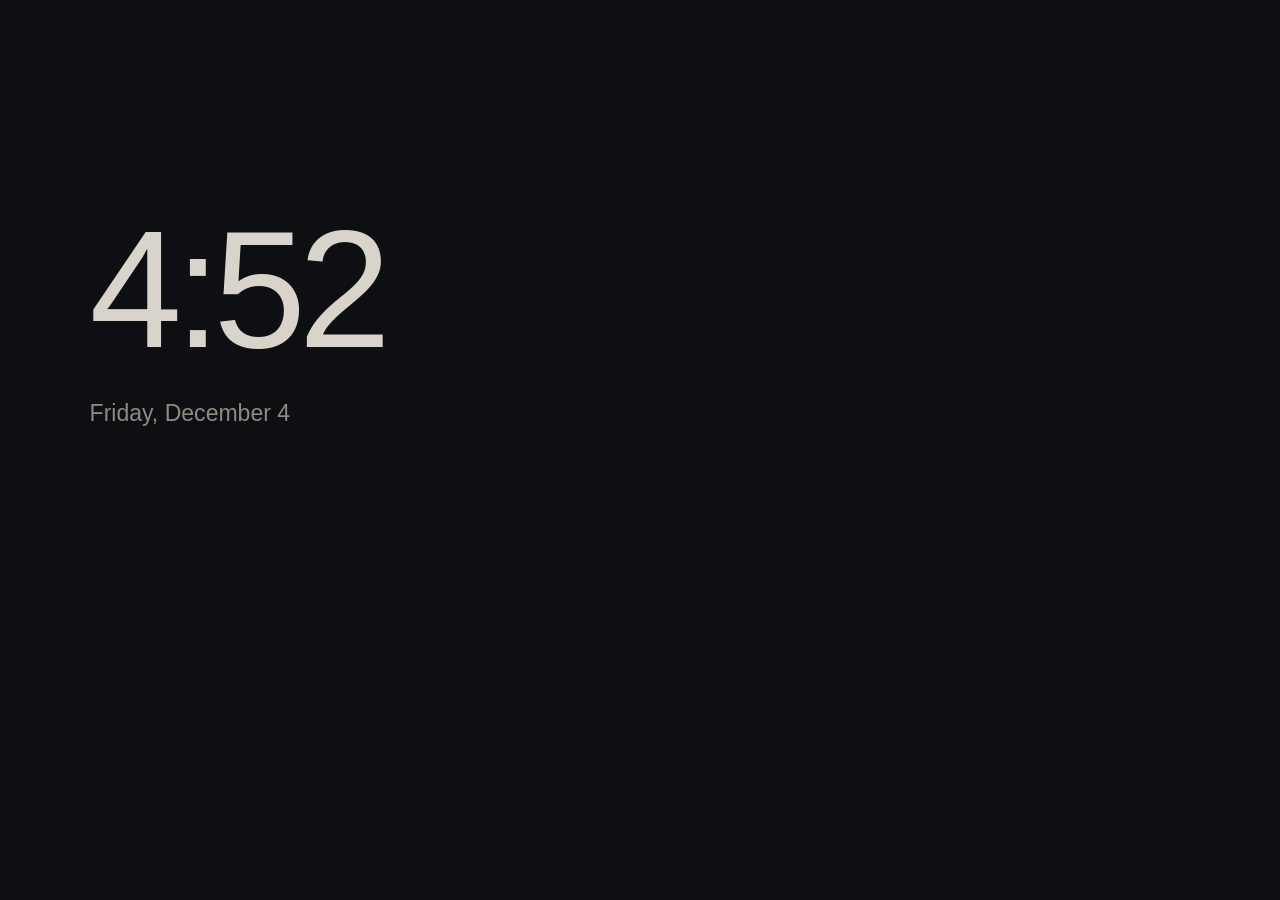
<file: launcher/index.html>
<!doctype html>
<html lang="en">
<head>
<meta charset="utf-8">
<meta name="viewport" content="width=device-width,initial-scale=1">
<meta http-equiv="Content-Security-Policy" content="default-src 'none'; script-src 'unsafe-inline'; style-src 'unsafe-inline'; connect-src 'none'; img-src 'none'; font-src 'none'; media-src 'none'; object-src 'none'; base-uri 'none'">
<title>Quiet Home</title>
<style>
*{box-sizing:border-box}
html,body{width:100%;height:100%;margin:0;overflow:hidden;background:#0d0f12;color:#ece8e1}
body{font-family:Arial,Helvetica,sans-serif}
button{font-family:inherit;cursor:pointer;-webkit-tap-highlight-color:transparent}
#home,#ambient{position:absolute;left:0;right:0;top:0;bottom:0;transition:opacity 100ms linear}
#home{opacity:0;pointer-events:none}
body[data-mode="list"] #home{opacity:1;pointer-events:auto}
#list{position:absolute;left:7%;top:7%;width:51%}
.section{font-size:1.1vw;font-weight:400;letter-spacing:.22em;color:#8d8a84;line-height:2;margin:0 0 .45vw}
.section.news{margin-top:1.2vw}
.item{display:block;position:relative;width:100%;margin:0;padding:0;border:0;outline:0;background:none;color:#ece8e1;text-align:left;font-family:Georgia,"Times New Roman",serif;font-size:3.6vw;font-weight:400;line-height:1.3;opacity:.28;transition:opacity 100ms linear}
.item::before{content:"";position:absolute;width:.48vw;height:.48vw;border-radius:50%;left:-1.65vw;top:.58em;background:#e8b86a;opacity:0;transition:opacity 100ms linear}
.item.selected{opacity:1}
.item.selected::before{opacity:1}
.clock{position:absolute;right:7%;top:7%;text-align:right;font-variant-numeric:tabular-nums}
.time{display:block;font-size:7vw;font-weight:200;letter-spacing:-.045em;line-height:1.1}
.date{display:block;font-size:1.4vw;font-weight:400;color:#8d8a84;line-height:2.3}
#ambient{opacity:1;pointer-events:none}
#ambient .clock{left:7%;right:auto;top:22%;text-align:left}
#ambient .time{font-size:13vw;color:#d9d4cb}
#ambient .date{font-size:1.8vw;line-height:2.8}
body[data-mode="list"] #ambient,body[data-mode="black"] #ambient{opacity:0}
body[data-mode="black"]{background:#000}
#controls{position:absolute;left:7%;top:51%;opacity:0;pointer-events:none;transition:opacity 100ms linear}
#controls h2{font-size:1vw;letter-spacing:.2em;color:#8d8a84;font-weight:400;margin:0 0 1vw}
.control{font-size:1.9vw;line-height:1.6}
body[data-menu="open"] #list{opacity:0;pointer-events:none}
body[data-menu="open"][data-mode="list"] #controls{opacity:1;pointer-events:auto}
#message{position:absolute;left:7%;bottom:5%;margin:0;color:#ece8e1;font-size:1.15vw;opacity:0;transition:opacity 100ms linear;pointer-events:none}
#message.shown{opacity:1}
body[data-mode="black"] #message{opacity:0}
@media(prefers-reduced-motion:reduce){#home,#ambient,.item,.item::before,#controls,#message{transition:none}}
</style>
</head>
<body data-mode="ambient" data-menu="closed">
<main id="home" aria-label="Quiet Home" aria-hidden="true" inert>
<nav id="list" aria-label="Watch and news">
<h2 class="section">WATCH</h2>
<button class="item" data-item="youtube" tabindex="-1">YouTube</button>
<button class="item" data-item="netflix" tabindex="-1">Netflix</button>
<button class="item" data-item="prime" tabindex="-1">Prime Video</button>
<button class="item" data-item="disney" tabindex="-1">Disney+</button>
<button class="item" data-item="jellyfin" tabindex="-1">Jellyfin</button>
<h2 class="section news">NEWS</h2>
<button class="item" data-item="nbc" tabindex="-1">NBC News</button>
<button class="item" data-item="news" tabindex="-1">Live news channels</button>
</nav>
<div class="clock"><time class="time"></time><span class="date"></span></div>
<section id="controls" role="dialog" aria-label="TV controls" aria-hidden="true" inert>
<h2>TV CONTROLS</h2>
<button class="item control" data-tool="home" tabindex="-1">Samsung Home</button>
<button class="item control" data-tool="apps" tabindex="-1">Samsung Apps</button>
<button class="item control" data-tool="settings" tabindex="-1">TV Settings</button>
<button class="item control" data-tool="close" tabindex="-1">Close</button>
</section>
</main>
<div id="ambient" aria-label="Clock"><div class="clock"><time class="time"></time><span class="date"></span></div></div>
<p id="message" role="status" aria-live="polite"></p>
<script>
(function () {
'use strict';
var STORAGE = 'quiet-home.last-opened.v1';
var items = [
 {key:'youtube',name:'YouTube',id:'9Ur5IzDKqV.TizenYouTube'},
 {key:'netflix',name:'Netflix',id:'org.tizen.netflix-app'},
 {key:'prime',name:'Prime Video',id:'org.tizen.primevideo'},
 {key:'disney',name:'Disney+',id:'MCmYXNxgcu.DisneyPlus'},
 {key:'jellyfin',name:'Jellyfin',id:'AprZAARz4r.Jellyfin'},
 // Channel-specific NBC appcontrol data has not been verified on this firmware.
 {key:'nbc',name:'NBC News',id:'com.samsung.tv.tvPlusDeeplinker'},
 {key:'news',name:'Live news channels',id:'com.samsung.tv.tvPlusDeeplinker'}
];
var tools = [
 {key:'home',name:'Samsung Home',id:'com.samsung.tv.csfs'},
 {key:'apps',name:'Samsung Apps',id:'com.samsung.tv.coba.apps'},
 {key:'settings',name:'TV Settings',id:'com.samsung.tv.coba.setting'},
 {key:'close',name:'Close'}
];
var body=document.body,home=document.getElementById('home'),list=document.getElementById('list');
var controls=document.getElementById('controls'),message=document.getElementById('message');
var buttons=list.querySelectorAll('button'),toolButtons=controls.querySelectorAll('button');
var mode='ambient',menu=false,selected=0,toolIndex=0,lastOpened=null,hidden=document.hidden;
var idleTimer=0,blackTimer=0,clockTimer=0,holdTimer=0,messageTimer=0,launchTimer=0;
var okDown=false,okConsumed=false,launchPending=false,launchSerial=0,resumes=0,hasBackgrounded=false;
var metrics={readyMs:0,resumes:0,lastResumeMs:null};
function now(){return window.performance&&performance.now?performance.now():Date.now();}
function clearHold(){clearTimeout(holdTimer);holdTimer=0;okDown=false;}
function restoreLast(){
 try{lastOpened=localStorage.getItem(STORAGE);}catch(e){}
 for(var i=0;i<items.length;i++){if(items[i].key===lastOpened){selected=i;return;}}
 lastOpened=null;
}
function remember(item){
 lastOpened=item.key;
 for(var i=0;i<items.length;i++){if(items[i].key===item.key)selected=i;}
 try{localStorage.setItem(STORAGE,item.key);}catch(e){}
}
function paintFocus(){
 var i;
 for(i=0;i<buttons.length;i++){buttons[i].className='item'+(i===selected?' selected':'');buttons[i].tabIndex=mode==='list'&&!menu&&i===selected?0:-1;}
 for(i=0;i<toolButtons.length;i++){toolButtons[i].className='item control'+(i===toolIndex?' selected':'');toolButtons[i].tabIndex=mode==='list'&&menu&&i===toolIndex?0:-1;}
 home.setAttribute('aria-hidden',mode==='list'?'false':'true');
 home.toggleAttribute('inert',mode!=='list');
 list.setAttribute('aria-hidden',menu?'true':'false');
 list.toggleAttribute('inert',menu);
 controls.setAttribute('aria-hidden',menu&&mode==='list'?'false':'true');
 controls.toggleAttribute('inert',!menu||mode!=='list');
 if(mode==='list'&&!hidden){(menu?toolButtons[toolIndex]:buttons[selected]).focus();}
 else if(document.activeElement&&document.activeElement.blur){document.activeElement.blur();}
}
function stopIdle(){clearTimeout(idleTimer);clearTimeout(blackTimer);idleTimer=blackTimer=0;}
function setMode(next){
 mode=next;body.setAttribute('data-mode',mode);
 if(next!=='list'){menu=false;body.setAttribute('data-menu','closed');clearHold();message.className='';}
 paintFocus();
 if(next==='black'){clearTimeout(clockTimer);clockTimer=0;}
 else if(!clockTimer&&!hidden){clock();}
}
function armIdle(){
 stopIdle();if(hidden)return;
 idleTimer=setTimeout(function(){setMode('ambient');},30000);
 blackTimer=setTimeout(function(){setMode('black');},600000);
}
function showMenu(){menu=true;toolIndex=0;body.setAttribute('data-menu','open');paintFocus();armIdle();}
function closeMenu(){menu=false;body.setAttribute('data-menu','closed');paintFocus();armIdle();}
function fail(name){
 message.textContent=name+" didn't open — try again";message.className='shown';
 clearTimeout(messageTimer);messageTimer=setTimeout(function(){message.className='';},3200);
}
function launch(item){
 if(item.key==='close'){closeMenu();return;}
 if(launchPending||hidden)return;
 if(!window.tizen||!tizen.application||typeof tizen.application.launch!=='function'){fail(item.name);return;}
 launchPending=true;var serial=++launchSerial,rememberable=items.indexOf(item)!==-1;
 function finish(success){
  if(serial!==launchSerial)return;
  clearTimeout(launchTimer);launchTimer=0;launchPending=false;launchSerial++;
  if(success){if(rememberable)remember(item);}else if(!hidden){fail(item.name);}
 }
 launchTimer=setTimeout(function(){finish(false);},6000);
 try{tizen.application.launch(item.id,function(){finish(true);},function(){finish(false);});}
 catch(e){finish(false);}
}
function clock(){
 clearTimeout(clockTimer);clockTimer=0;if(hidden||mode==='black')return;
 var date=new Date(),h=date.getHours(),m=date.getMinutes();
 var time=(h%12||12)+':'+(m<10?'0':'')+m;
 var days=['Sunday','Monday','Tuesday','Wednesday','Thursday','Friday','Saturday'];
 var months=['January','February','March','April','May','June','July','August','September','October','November','December'];
 var label=days[date.getDay()]+', '+months[date.getMonth()]+' '+date.getDate();
 var times=document.querySelectorAll('.time'),dates=document.querySelectorAll('.date'),i;
 for(i=0;i<times.length;i++)times[i].textContent=time;
 for(i=0;i<dates.length;i++)dates[i].textContent=label;
 clockTimer=setTimeout(clock,60000-(date.getSeconds()*1000+date.getMilliseconds())+20);
}
function code(e){
 var k=e.keyCode||e.which;
 if(k)return k;
 return {ArrowUp:38,ArrowDown:40,ArrowLeft:37,ArrowRight:39,Enter:13,Escape:27,Backspace:8}[e.key]||0;
}
function down(e){
 var k=code(e),arrow=k>=37&&k<=40,back=k===10009||k===27||k===8;
 if(hidden)return;
 if(arrow||k===13||back||k===9)e.preventDefault();
 // A wake gesture is consumed, including its repeats and eventual OK release.
 if(mode==='black'||(mode==='ambient'&&(arrow||k===13))){
  setMode('list');armIdle();okConsumed=true;if(k===13)okDown=true;return;
 }
 if(mode!=='list')return;
 armIdle();
 if(k===13){
  if(okDown||e.repeat)return;
  okDown=true;okConsumed=false;
  holdTimer=setTimeout(function(){if(okDown){okConsumed=true;showMenu();}},700);
 }else if(arrow){
  if(okDown)okConsumed=true;
  if(k===38){if(menu)toolIndex=Math.max(0,toolIndex-1);else selected=Math.max(0,selected-1);}
  if(k===40){if(menu)toolIndex=Math.min(tools.length-1,toolIndex+1);else if(selected===items.length-1)showMenu();else selected++;}
  paintFocus();
 }else if(back&&menu){clearHold();okConsumed=true;closeMenu();}
}
function up(e){
 if(code(e)!==13)return;
 e.preventDefault();var select=okDown&&!okConsumed&&mode==='list'&&!hidden;
 clearHold();okConsumed=false;if(select)launch(menu?tools[toolIndex]:items[selected]);
}
function lifecycle(){
 hidden=document.hidden;clearHold();okConsumed=true;stopIdle();clearTimeout(clockTimer);clockTimer=0;
 clearTimeout(messageTimer);message.className='';
 if(hidden){hasBackgrounded=true;clearTimeout(launchTimer);launchTimer=0;return;}
 if(launchPending){launchPending=false;launchSerial++;}
 var start=now();resumes++;restoreLast();menu=false;body.setAttribute('data-menu','closed');setMode('list');clock();armIdle();
 metrics.resumes=resumes;metrics.lastResumeMs=now()-start;
}
function bindClick(button,item,index,isTool){
 button.addEventListener('click',function(e){
  e.preventDefault();if(hidden)return;
  // Keyboard activation is handled once on OK keyup, never again as a click.
  if(e.detail===0)return;
  if(mode!=='list'){setMode('list');armIdle();return;}
  if(isTool)toolIndex=index;else selected=index;paintFocus();armIdle();launch(item);
 });
}
for(var i=0;i<items.length;i++)bindClick(buttons[i],items[i],i,false);
for(var j=0;j<tools.length;j++)bindClick(toolButtons[j],tools[j],j,true);
document.addEventListener('keydown',down);document.addEventListener('keyup',up);
document.addEventListener('visibilitychange',lifecycle);
window.addEventListener('appcontrol',function(){if(hasBackgrounded&&!document.hidden)lifecycle();});
window.addEventListener('blur',function(){clearHold();okConsumed=true;});
restoreLast();paintFocus();clock();armIdle();metrics.readyMs=now();
if(window.performance&&performance.mark)performance.mark('quiet-home-ready');
// Read-only in-memory diagnostics; no network, device telemetry or persistent logs.
window.QuietHome={state:function(){return {mode:mode,menu:menu,selected:items[selected].key,tool:tools[toolIndex].key,lastOpened:lastOpened,launchPending:launchPending,hidden:hidden};},metrics:function(){return {readyMs:metrics.readyMs,resumes:metrics.resumes,lastResumeMs:metrics.lastResumeMs,documentStartedAt:window.performance&&performance.timing?performance.timing.navigationStart:null};}};
}());
</script>
</body>
</html>
</file>
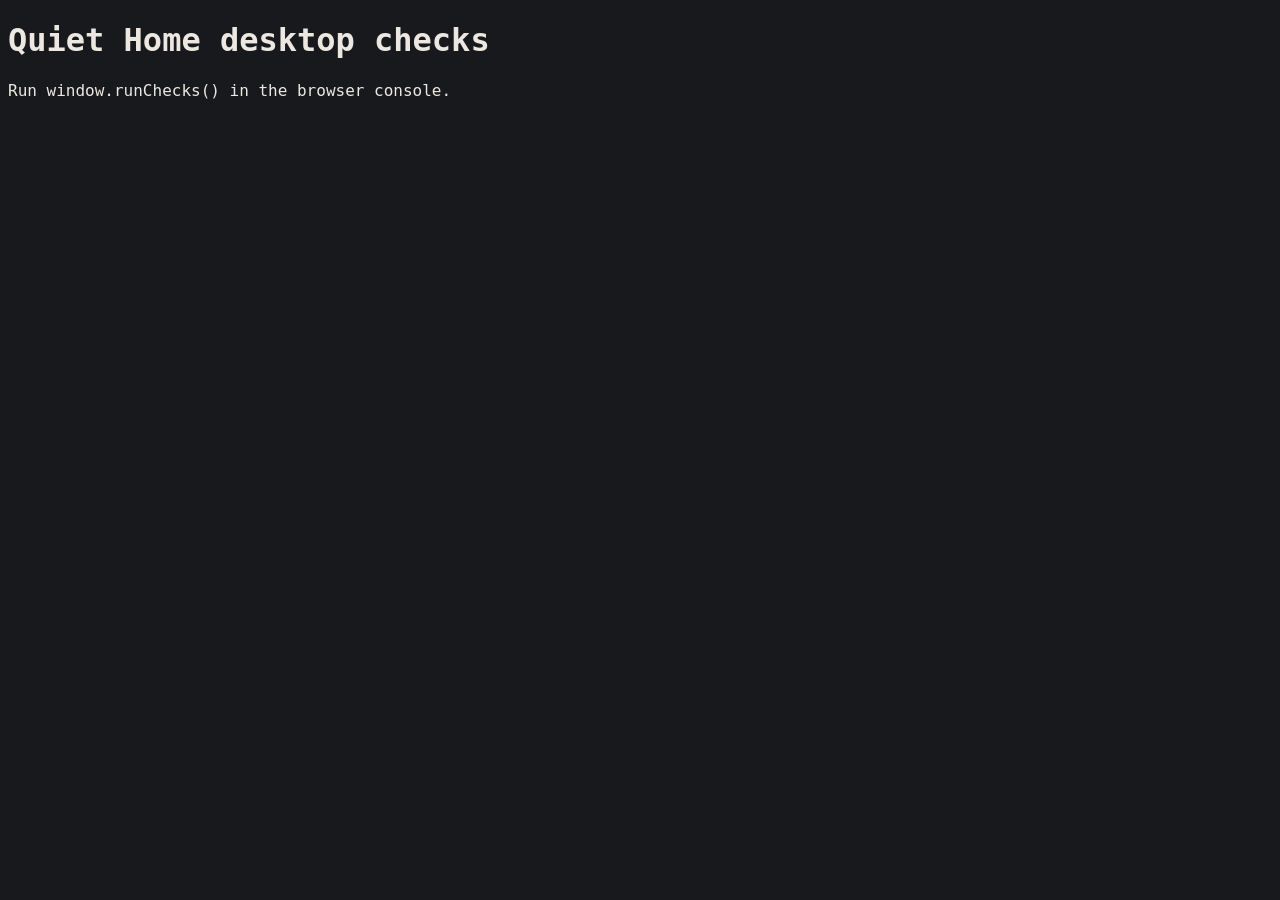
<file: tests/desktop.html>
<!doctype html><meta charset="utf-8"><title>Quiet Home desktop checks</title>
<style>body{background:#17191d;color:#ece8e1;font:16px monospace}iframe{width:960px;height:540px;border:0}pre{white-space:pre-wrap}</style>
<h1>Quiet Home desktop checks</h1><pre id="results">Run window.runChecks() in the browser console.</pre><div id="frames"></div>
<script>
// Desktop-only fixture. The packaged launcher contains no mocks or fake timers.
async function fixture(options){
 const text=await(await fetch('../candidate/index.html')).text();
 const frame=document.createElement('iframe');document.getElementById('frames').appendChild(frame);
 const bootstrap=`(${function(options){
  var clock=0,next=1,tasks={},visible=true;
  window.setTimeout=function(fn,ms){var id=next++;tasks[id]={at:clock+(ms||0),fn:fn};return id;};
  window.clearTimeout=function(id){delete tasks[id];};
  window.advance=function(ms){var until=clock+ms,count=0;while(true){var id=null,at=Infinity;Object.keys(tasks).forEach(function(k){if(tasks[k].at<at){at=tasks[k].at;id=k;}});if(id===null||at>until)break;if(++count>1000)throw Error('Timer loop');clock=at;var fn=tasks[id].fn;delete tasks[id];fn();}clock=until;};
  Object.defineProperty(document,'hidden',{configurable:true,get:function(){return !visible;}});
  window.setVisible=function(v){visible=v;document.dispatchEvent(new Event('visibilitychange'));};
  window.calls=[];window.behavior='success';window.pendingSuccess=null;
  window.tizen={application:{launch:function(id,success,failure){calls.push(id);if(behavior==='fail')failure({name:'SECRET_ERROR_42'});else if(behavior==='throw')throw Error('SECRET_ERROR_42');else if(behavior==='pending')pendingSuccess=success;else success();}}};
  try{if(options.storageBlocked){Object.defineProperty(window,'localStorage',{get:function(){throw Error('blocked');}});}else{localStorage.removeItem('quiet-home.last-opened.v1');if(options.last)localStorage.setItem('quiet-home.last-opened.v1',options.last);}}catch(e){}
  window.key=function(k,type,repeat){document.dispatchEvent(new KeyboardEvent(type||'keydown',{keyCode:k,which:k,repeat:!!repeat,bubbles:true,cancelable:true}));};
  window.tap=function(k){key(k);key(k,'keyup');};
 }.toString()})(${JSON.stringify(options||{})});`;
 frame.srcdoc=text.replace('<head>','<head><script>'+bootstrap+'<\/script>');
 await new Promise(resolve=>frame.onload=resolve);return {w:frame.contentWindow,frame};
}
window.runChecks=async function(){
 const results=[];let current;
 function check(name,ok){results.push({name,pass:!!ok});if(!ok)throw Error(name);}
 async function fresh(options){if(current)current.frame.remove();current=await fixture(options);return current.w;}
 try{
  let w=await fresh();const state=()=>w.QuietHome.state();
  check('Cold document begins with clock only',state().mode==='ambient'&&w.document.getElementById('home').getAttribute('aria-hidden')==='true');
  w.tap(13);check('First OK only wakes; it does not launch',state().mode==='list'&&w.calls.length===0);
  w.tap(40);check('Down focuses Netflix, skipping section headings',state().selected==='netflix');
  w.tap(37);w.tap(39);w.tap(10009);check('Left/right/back keep the selection and do not launch',state().selected==='netflix'&&w.calls.length===0);
  w.tap(13);check('OK release launches once and remembers the item',w.calls.length===1&&w.calls[0]==='org.tizen.netflix-app'&&state().lastOpened==='netflix');
  w.key(13);w.key(13,'keydown',true);w.advance(701);w.key(13,'keyup');check('Held OK opens controls without an extra launch',state().menu&&w.calls.length===1);
  w.tap(10009);check('Back closes controls without opening Samsung Home',!state().menu&&w.calls.length===1);
  w.tap(40);w.tap(40);w.tap(40);w.tap(40);check('News is after the five WATCH items',state().selected==='nbc');
  w.tap(13);check('NBC currently requests the configured TV Plus fallback',w.calls[1]==='com.samsung.tv.tvPlusDeeplinker');
  w.tap(40);w.tap(40);check('Down past the final item provides controls fallback',state().menu);
  w.tap(40);w.tap(13);check('Hidden Samsung Apps control requests its existing app ID',w.calls[2]==='com.samsung.tv.coba.apps');
  w.tap(10009);w.advance(30000);check('30 seconds idle hides the list',state().mode==='ambient');
  w.advance(570000);check('Ten minutes idle enters full black',state().mode==='black'&&w.getComputedStyle(w.document.body).backgroundColor==='rgb(0, 0, 0)');
  const calls=w.calls.length;w.tap(10009);check('Back wakes black without launching',state().mode==='list'&&w.calls.length===calls);
  w.setVisible(false);w.advance(700000);check('Hidden lifecycle cancels idle timers',state().hidden&&state().mode==='list');
  w.setVisible(true);check('Resume restores last opened NBC item without reload',state().selected==='nbc'&&w.QuietHome.metrics().resumes===1);
  w=await fresh({last:'disney'});w.tap(38);check('Cold document restores persisted focus when woken',state().selected==='disney');
  w=await fresh({last:'stale-hbo-id'});w.tap(38);check('Unknown stored IDs safely fall back to YouTube',state().selected==='youtube');
  w.behavior='fail';w.tap(13);const msg=w.document.getElementById('message');check('Failure shows plain app-specific message without code',msg.textContent==="YouTube didn't open — try again"&&msg.textContent.indexOf('SECRET')<0);
  w.advance(3200);check('Failure message fades away',msg.className==='');
  w.behavior='throw';w.tap(13);check('Synchronous native exceptions are contained',!state().launchPending);
  w.behavior='pending';w.tap(13);w.tap(13);check('Repeated OK cannot duplicate a pending launch',w.calls.length===3);
  w.advance(6000);check('Missing launch callback has a bounded timeout',!state().launchPending);
  w.pendingSuccess();check('Late callbacks do not change persisted focus',state().lastOpened===null);
  w=await fresh();w.key(13);w.key(13,'keydown',true);w.advance(900);w.key(13,'keyup');
  check('Holding OK to wake does not immediately open controls or launch',state().mode==='list'&&!state().menu&&w.calls.length===0);
  w.behavior='pending';w.tap(13);w.setVisible(false);w.advance(7000);
  check('No failure timer or message runs while hidden',w.document.getElementById('message').className==='');
  w.setVisible(true);check('Resume releases a stale pending launch',!state().launchPending);
  w=await fresh({storageBlocked:true});w.tap(13);w.tap(13);check('Blocked localStorage does not prevent use',w.calls.length===1&&state().lastOpened==='youtube');
  check('HBO is absent from visible list',w.document.getElementById('list').textContent.indexOf('HBO')<0);
  check('No images/fonts/media/scripts are fetched by the launcher',w.performance.getEntriesByType('resource').length===0);
 }catch(e){results.push({error:String(e)});}
 document.getElementById('results').textContent=JSON.stringify(results,null,2);window.testResults=results;return results;
};
</script>
</file>
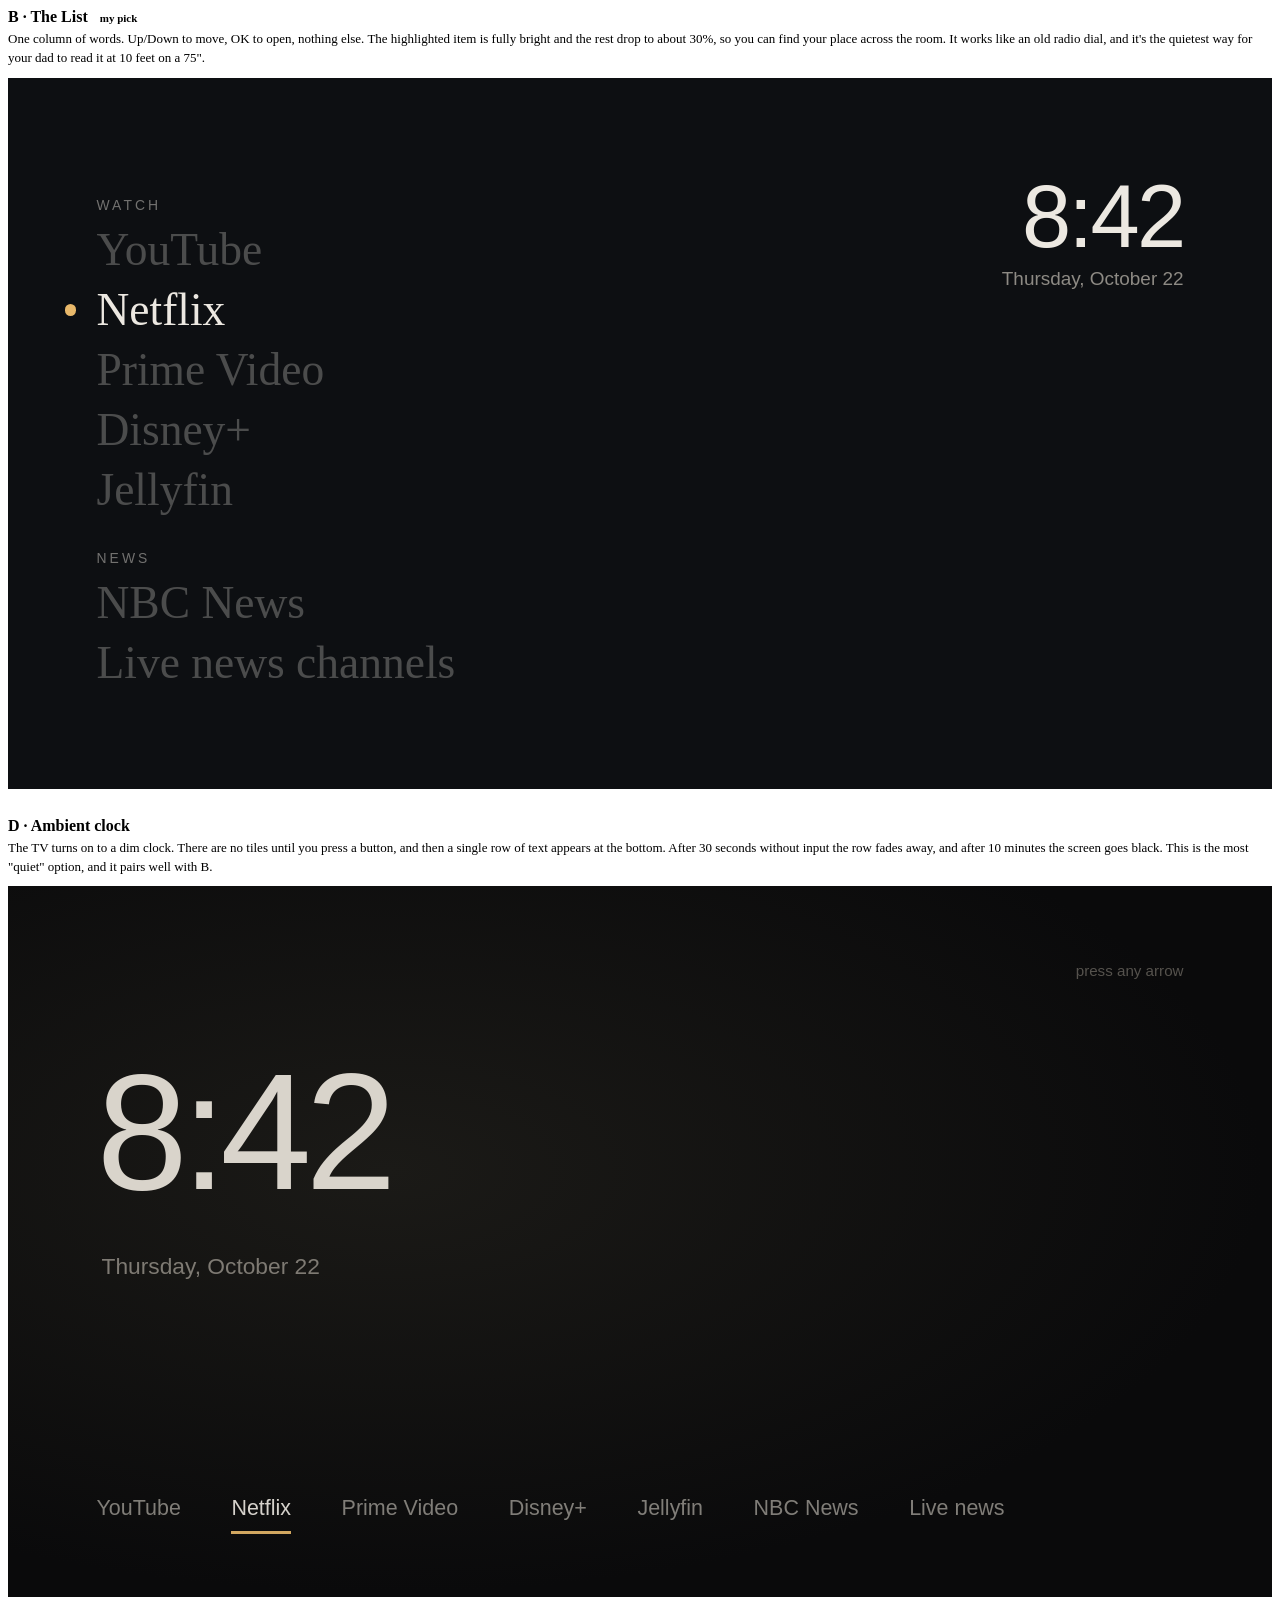
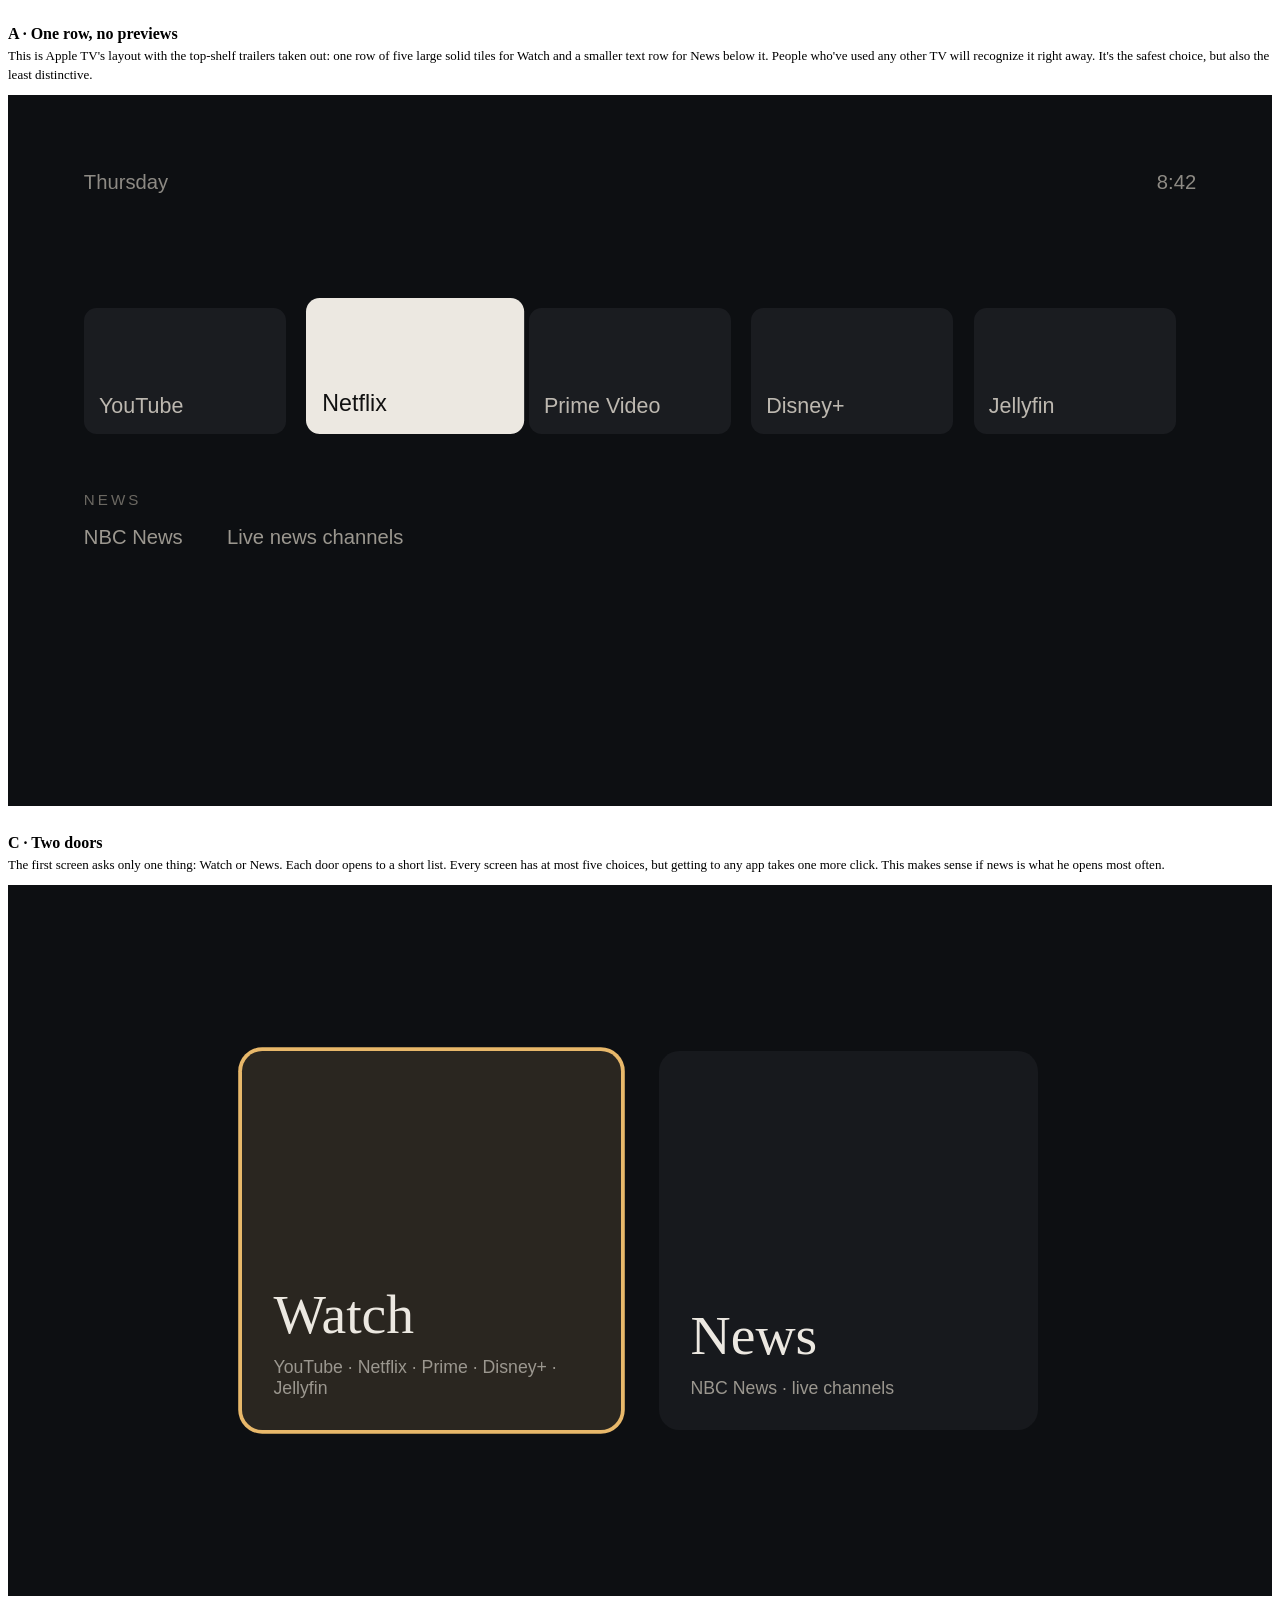
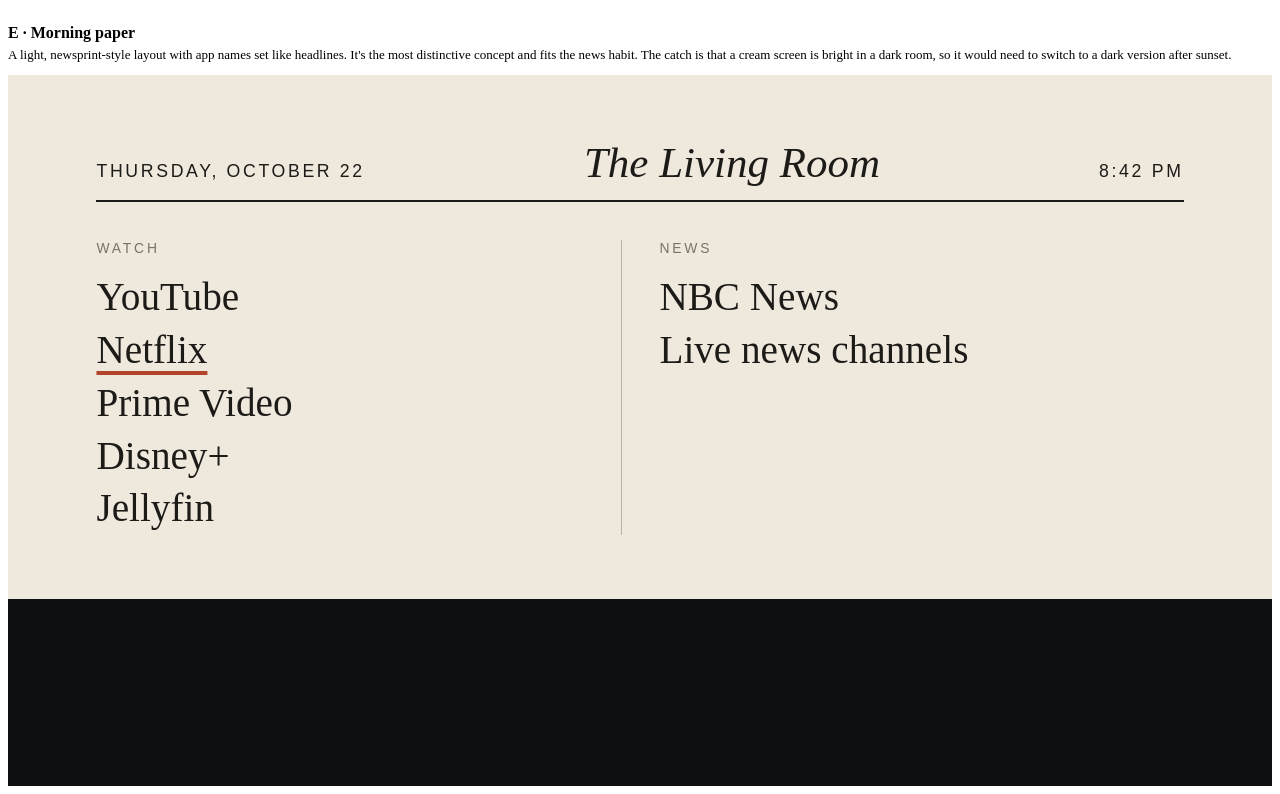
<file: docs/design/concepts.html>
<!doctype html><html><head><meta charset="utf-8"><style>
.wrap{display:flex;flex-direction:column;gap:28px;font-family:var(--font-sans)}
.c h3{margin:0 0 4px;font-size:16px;font-weight:600}
.c p{margin:0 0 10px;font-size:13px;color:var(--muted-foreground);line-height:1.45}
.tv{container-type:inline-size;position:relative;width:100%;aspect-ratio:16/9;border-radius:var(--radius);overflow:hidden;background:#0d0f12;color:#ece8e1;font-family:Inter,Helvetica,Arial,sans-serif}
.tv *{box-sizing:border-box}
.tag{display:inline-block;font-size:11px;padding:2px 8px;border-radius:99px;background:var(--secondary);color:var(--secondary-foreground);margin-right:6px}
.rec{background:var(--accent-surface);color:var(--accent-surface-foreground)}
/* A */
.a{padding:6cqw 6cqw}
.a .top{display:flex;justify-content:space-between;color:#8d8a84;font-size:1.6cqw}
.a .row{display:flex;margin-top:9cqw}
.a .t{width:16cqw;height:10cqw;margin-right:1.6cqw;border-radius:1cqw;background:#1a1c20;display:flex;align-items:flex-end;padding:1.2cqw;font-size:1.7cqw;color:#bdb8b0}
.a .t.f{background:#ece8e1;color:#111;transform:scale(1.08);transform-origin:left bottom}
.a .lbl{margin-top:4.5cqw;font-size:1.2cqw;letter-spacing:.2em;color:#6b6862}
.a .news{display:flex;margin-top:1.4cqw}
.a .n{font-size:1.6cqw;color:#9b978f;margin-right:3.5cqw}
/* B */
.b{display:flex;padding:7cqw 7cqw}
.b ul{list-style:none;margin:0;padding:0;flex:1}
.b li{font-family:Georgia,serif;font-size:3.6cqw;line-height:1.32;color:#ece8e1;opacity:.28}
.b li.f{opacity:1}
.b li.f:before{content:'';display:inline-block;width:.9cqw;height:.9cqw;border-radius:50%;background:#e8b86a;margin:0 1.6cqw .7cqw -2.5cqw}
.b li.h{font-family:Inter,Helvetica,sans-serif;font-size:1.1cqw;letter-spacing:.22em;opacity:.45;margin-top:2cqw;line-height:2}
.b .side{text-align:right;color:#8d8a84;font-size:1.5cqw}
.b .side b{display:block;font-weight:300;font-size:7cqw;color:#ece8e1;letter-spacing:-.03em}
/* C */
.cc{display:flex;align-items:center;justify-content:center;height:100%}
.cc .d{width:30cqw;height:30cqw;margin:0 1.5cqw;border-radius:1.6cqw;background:#17191d;display:flex;flex-direction:column;justify-content:flex-end;padding:2.5cqw}
.cc .d.f{background:#2a2620;box-shadow:0 0 0 .3cqw #e8b86a}
.cc .d b{font-family:Georgia,serif;font-weight:400;font-size:4.4cqw}
.cc .d span{font-size:1.4cqw;color:#9b978f;margin-top:.8cqw}
/* D */
.dd{height:100%;background:radial-gradient(ellipse at 30% 40%,#1b1a17 0,#0a0a0b 70%)}
.dd .clock{position:absolute;left:7cqw;top:12cqw;font-weight:200;font-size:13cqw;letter-spacing:-.04em;color:#d9d4cb}
.dd .date{position:absolute;left:7.4cqw;top:29cqw;font-size:1.8cqw;color:#7e7a73}
.dd .dock{position:absolute;left:7cqw;right:7cqw;bottom:5cqw;display:flex;opacity:.9}
.dd .dock span{font-size:1.7cqw;color:#8d8a84;margin-right:4cqw;padding-bottom:.8cqw}
.dd .dock span.f{color:#ece8e1;border-bottom:.25cqw solid #e8b86a}
.dd .hint{position:absolute;right:7cqw;top:6cqw;font-size:1.2cqw;color:#55524d}
/* E */
.e{background:#efe9dd;color:#1d1b18;padding:5cqw 7cqw;font-family:Georgia,serif}
.e .mast{display:flex;justify-content:space-between;align-items:baseline;border-bottom:.2cqw solid #1d1b18;padding-bottom:1cqw;font-size:1.4cqw;font-family:Inter,Helvetica,sans-serif;letter-spacing:.15em}
.e .mast b{font-family:Georgia,serif;font-size:3.4cqw;letter-spacing:0;font-weight:400;font-style:italic}
.e .cols{display:flex;margin-top:3cqw}
.e .col{flex:1;padding-right:3cqw}
.e .col+.col{border-left:.1cqw solid #b9b1a2;padding-left:3cqw}
.e .k{font-family:Inter,Helvetica,sans-serif;font-size:1.1cqw;letter-spacing:.2em;color:#7a7266;margin-bottom:1.2cqw}
.e .it{font-size:3.1cqw;line-height:1.35;color:#1d1b18}
.e .it.f{text-decoration:underline;text-decoration-thickness:.3cqw;text-underline-offset:.6cqw;text-decoration-color:#b2442c}
</style></head><body><div class="wrap">

<div class="c"><h3>B · The List <span class="tag rec">my pick</span></h3>
<p>One column of words. Up/Down to move, OK to open, nothing else. The highlighted item is fully bright and the rest drop to about 30%, so you can find your place across the room. It works like an old radio dial, and it's the quietest way for your dad to read it at 10 feet on a 75".</p>
<div class="tv"><div class="b"><ul>
<li class="h">WATCH</li><li>YouTube</li><li class="f">Netflix</li><li>Prime Video</li><li>Disney+</li><li>Jellyfin</li>
<li class="h">NEWS</li><li>NBC News</li><li>Live news channels</li></ul>
<div class="side"><b>8:42</b>Thursday, October 22</div></div></div></div>

<div class="c"><h3>D · Ambient clock</h3>
<p>The TV turns on to a dim clock. There are no tiles until you press a button, and then a single row of text appears at the bottom. After 30 seconds without input the row fades away, and after 10 minutes the screen goes black. This is the most "quiet" option, and it pairs well with B.</p>
<div class="tv"><div class="dd"><div class="hint">press any arrow</div><div class="clock">8:42</div><div class="date">Thursday, October 22</div>
<div class="dock"><span>YouTube</span><span class="f">Netflix</span><span>Prime Video</span><span>Disney+</span><span>Jellyfin</span><span>NBC News</span><span>Live news</span></div></div></div></div>

<div class="c"><h3>A · One row, no previews</h3>
<p>This is Apple TV's layout with the top-shelf trailers taken out: one row of five large solid tiles for Watch and a smaller text row for News below it. People who've used any other TV will recognize it right away. It's the safest choice, but also the least distinctive.</p>
<div class="tv"><div class="a"><div class="top"><span>Thursday</span><span>8:42</span></div>
<div class="row"><div class="t">YouTube</div><div class="t f">Netflix</div><div class="t">Prime Video</div><div class="t">Disney+</div><div class="t">Jellyfin</div></div>
<div class="lbl">NEWS</div><div class="news"><span class="n">NBC News</span><span class="n">Live news channels</span></div></div></div></div>

<div class="c"><h3>C · Two doors</h3>
<p>The first screen asks only one thing: Watch or News. Each door opens to a short list. Every screen has at most five choices, but getting to any app takes one more click. This makes sense if news is what he opens most often.</p>
<div class="tv"><div class="cc"><div class="d f"><b>Watch</b><span>YouTube · Netflix · Prime · Disney+ · Jellyfin</span></div><div class="d"><b>News</b><span>NBC News · live channels</span></div></div></div></div>

<div class="c"><h3>E · Morning paper</h3>
<p>A light, newsprint-style layout with app names set like headlines. It's the most distinctive concept and fits the news habit. The catch is that a cream screen is bright in a dark room, so it would need to switch to a dark version after sunset.</p>
<div class="tv"><div class="e"><div class="mast"><span>THURSDAY, OCTOBER 22</span><b>The Living Room</b><span>8:42 PM</span></div>
<div class="cols"><div class="col"><div class="k">WATCH</div><div class="it">YouTube</div><div class="it f">Netflix</div><div class="it">Prime Video</div><div class="it">Disney+</div><div class="it">Jellyfin</div></div>
<div class="col"><div class="k">NEWS</div><div class="it">NBC News</div><div class="it">Live news channels</div></div></div></div></div></div>

</div></body></html>
</file>
